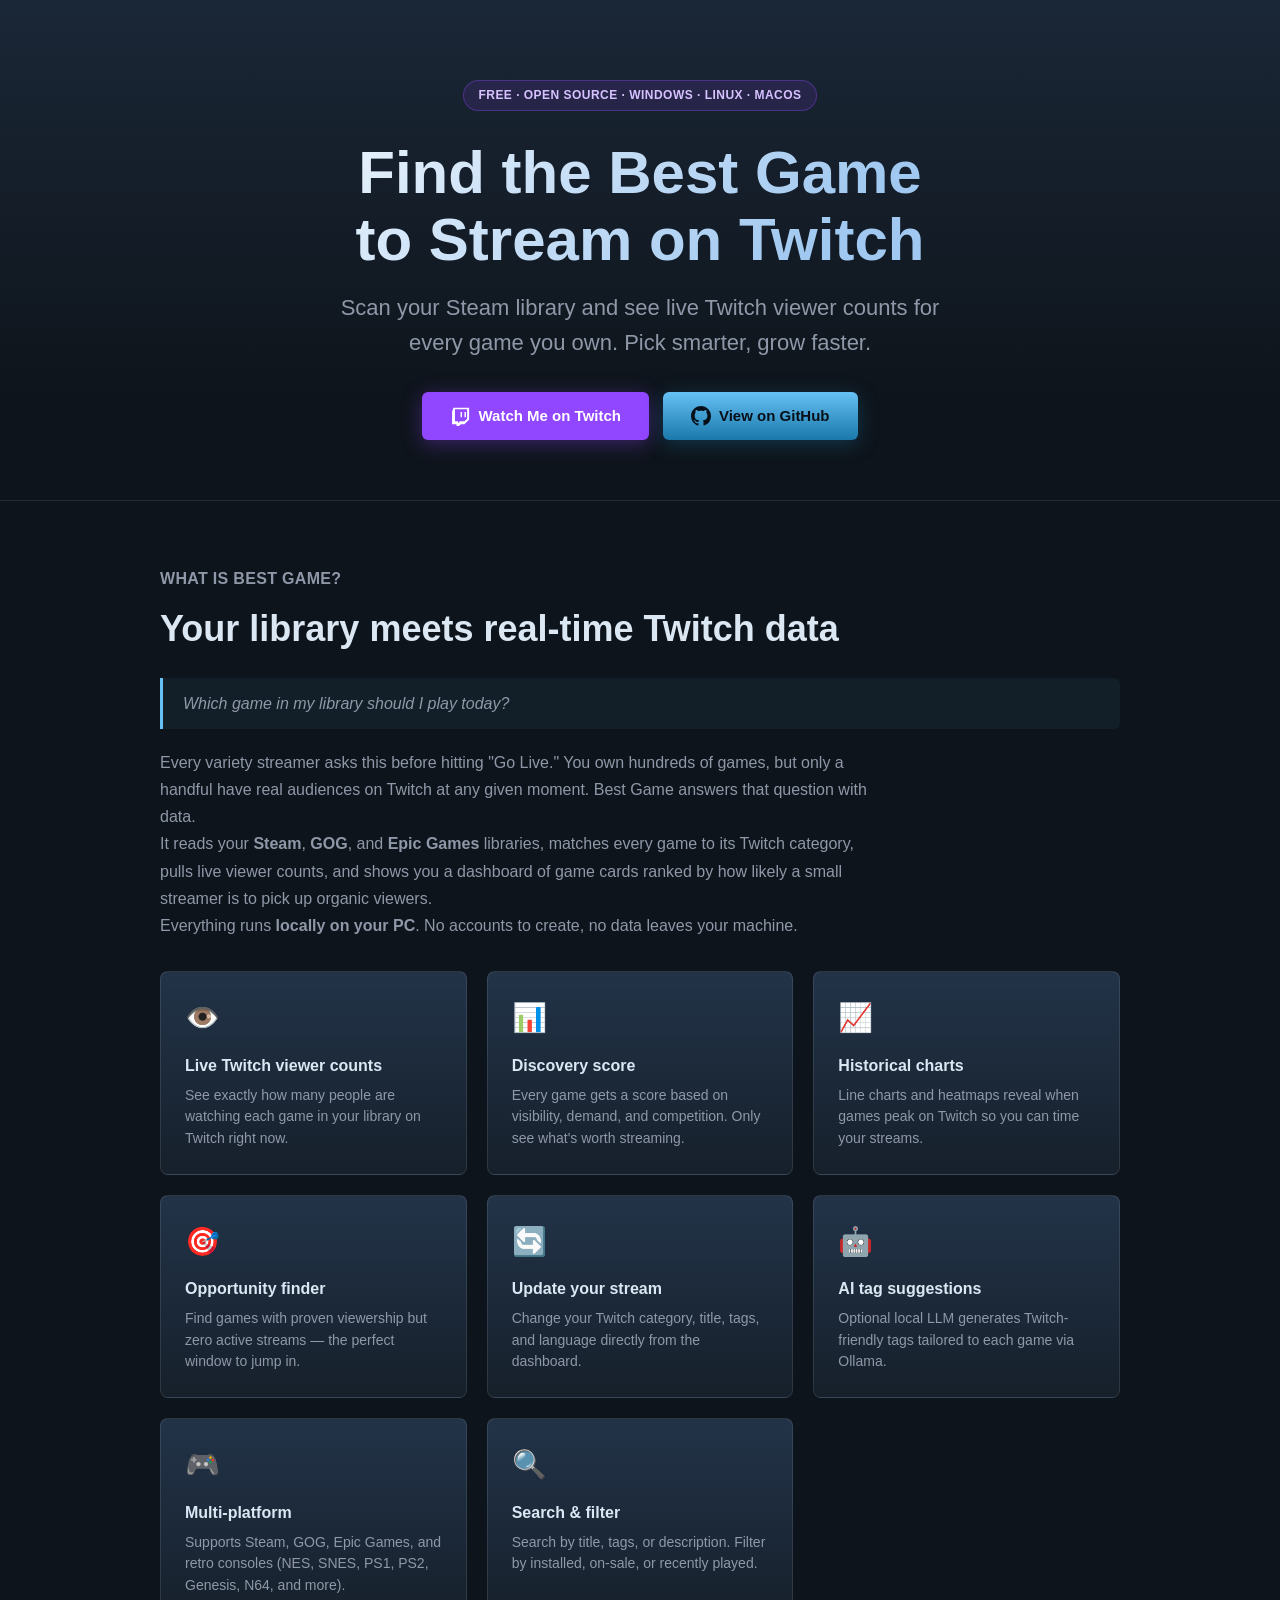
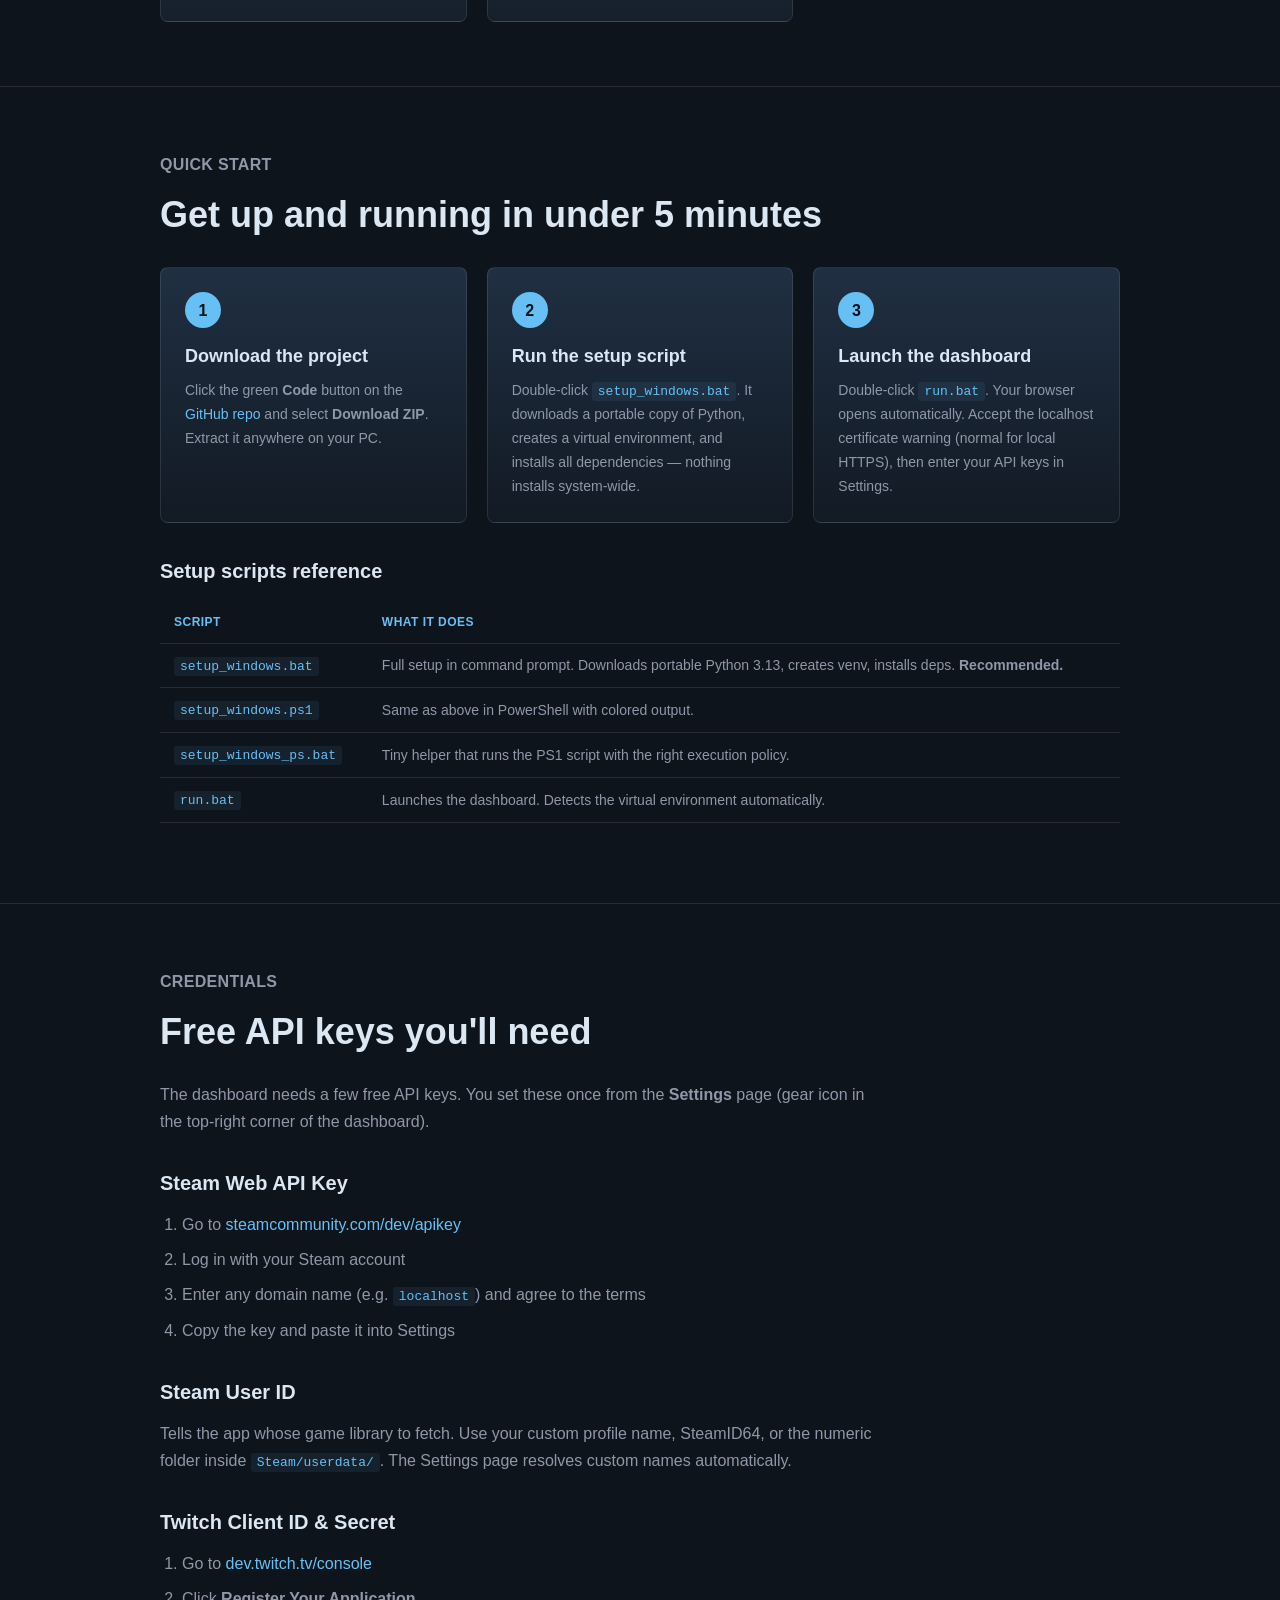
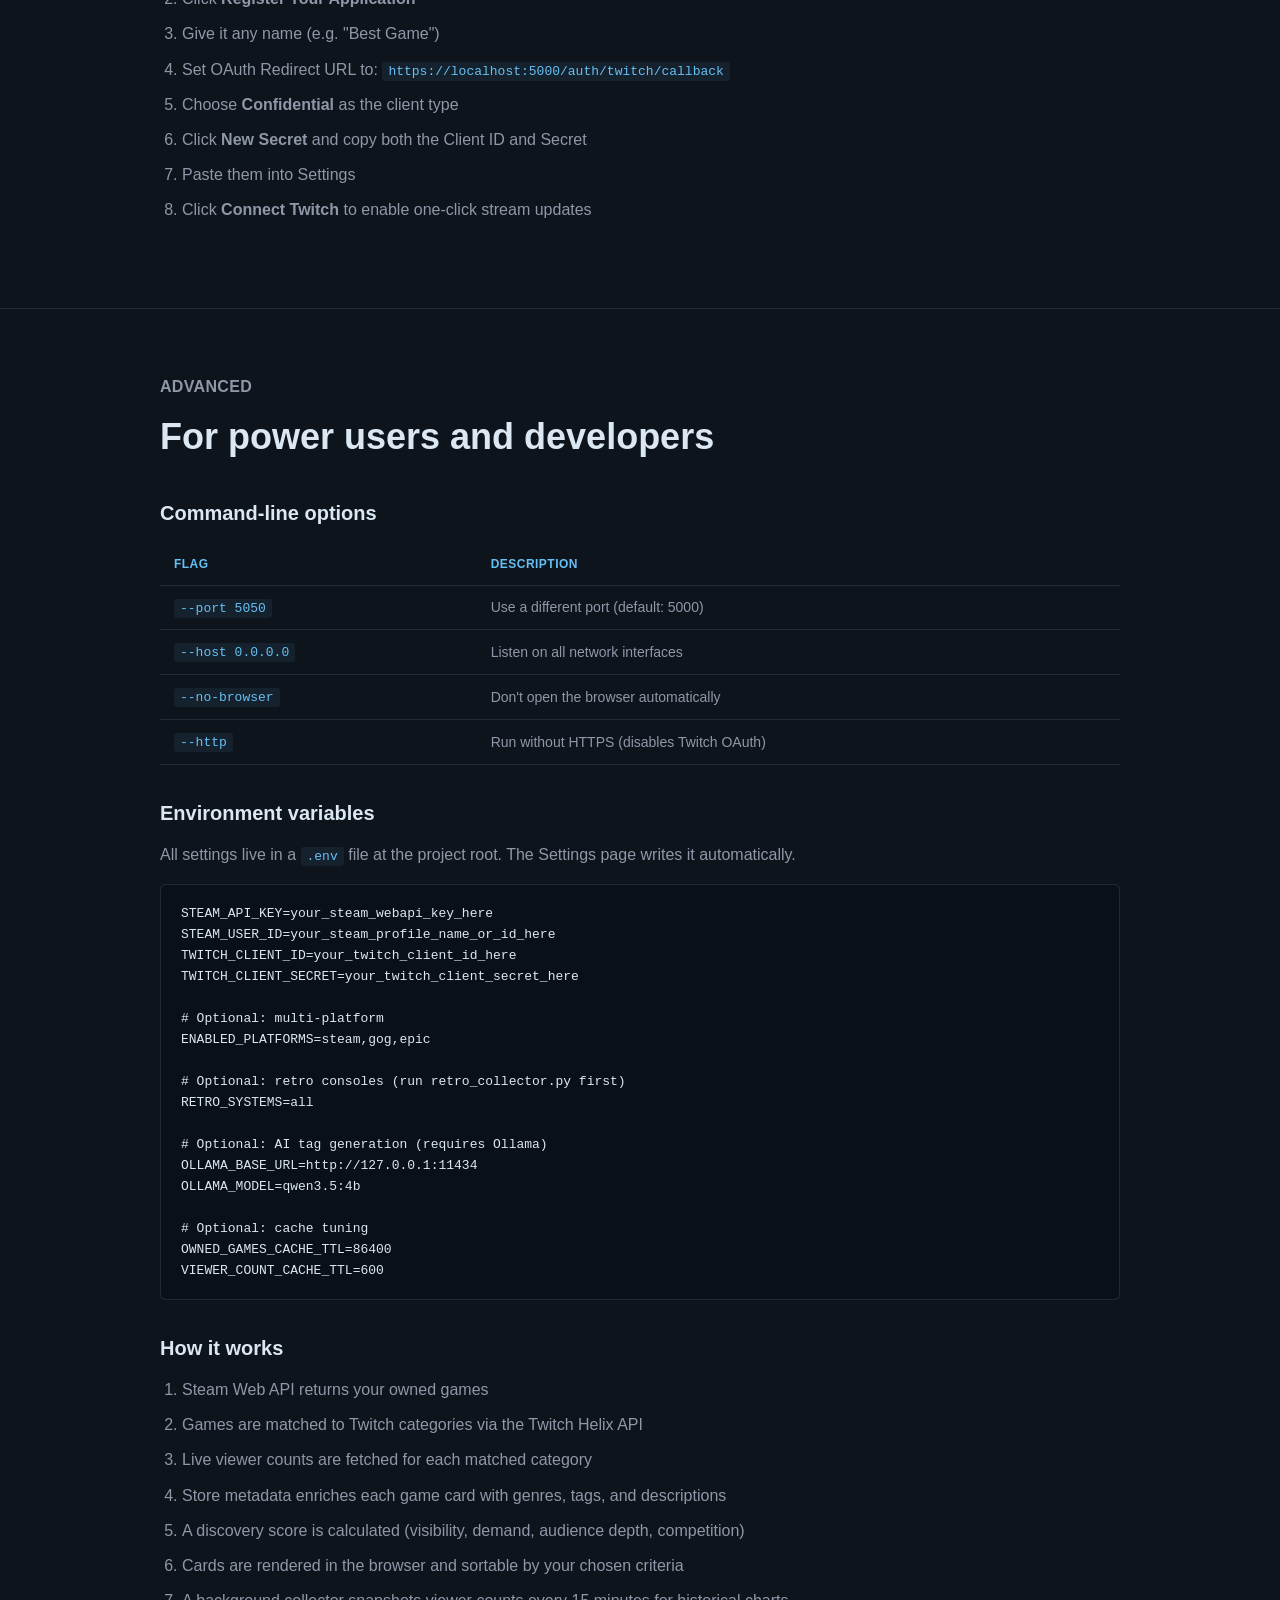
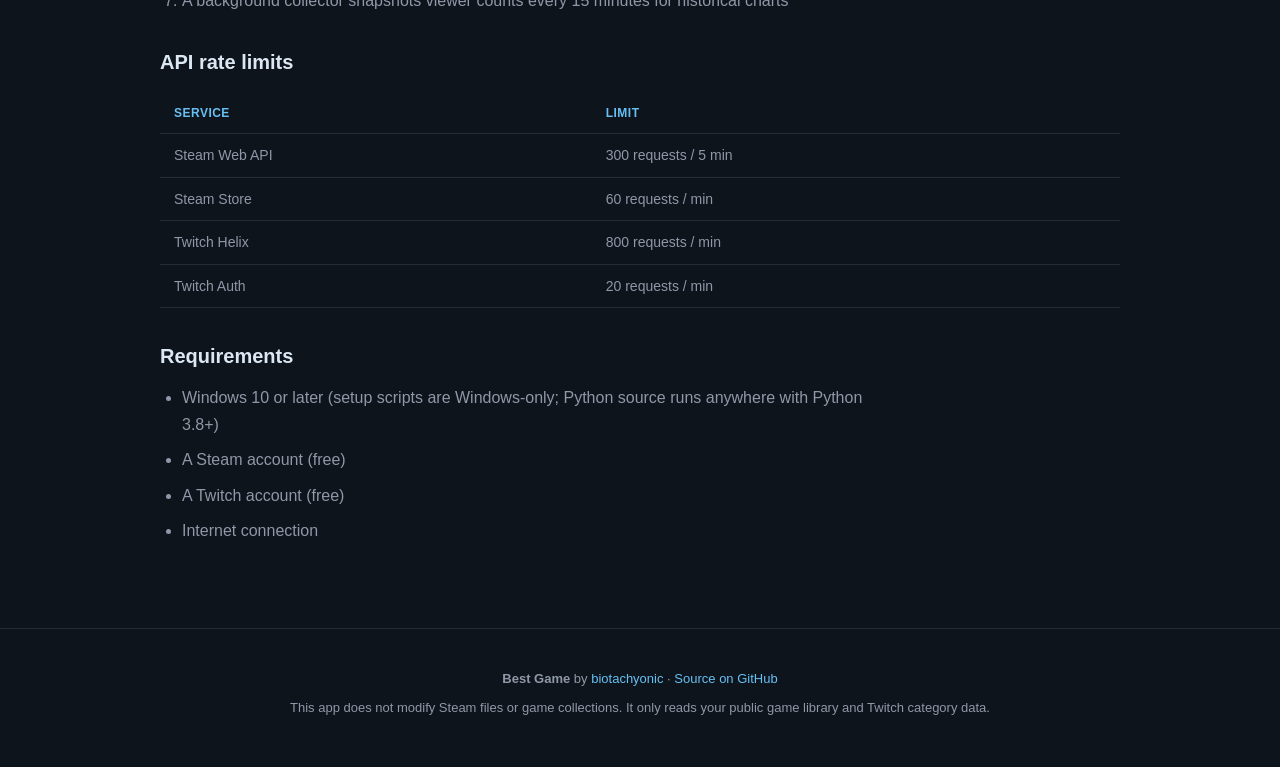
<file: docs/index.html>
<!doctype html>
<html lang="en">
<head>
<meta charset="utf-8">
<meta name="viewport" content="width=device-width, initial-scale=1">
<title>Best Game — Find What to Stream on Twitch | Steam Library Twitch Viewer Dashboard</title>
<meta name="description" content="Stop guessing what game to stream. Best Game scans your Steam, GOG, and Epic libraries and shows live Twitch viewer counts for every game you own. Find the best game to stream on Twitch right now with real-time viewer data, discovery scores, and historical charts.">
<meta name="keywords" content="best game to stream on Twitch, what game should I stream, Twitch viewer counts, Steam library Twitch dashboard, game streaming analytics, Twitch game discovery, stream game picker, Twitch category viewer counts, variety streamer tool, find viewers on Twitch">
<meta name="author" content="biotachyonic">
<meta name="robots" content="index, follow">
<link rel="canonical" href="https://blakelinkd.github.io/best_game/">
<meta property="og:title" content="Best Game — Find What to Stream on Twitch">
<meta property="og:description" content="Scan your Steam library and see which of your games have live Twitch viewers right now. The smarter way to pick your next stream game.">
<meta property="og:type" content="website">
<meta property="og:url" content="https://blakelinkd.github.io/best_game/">
<meta property="og:image" content="https://blakelinkd.github.io/best_game/og-image.png">
<meta name="twitter:card" content="summary_large_image">
<meta name="twitter:title" content="Best Game — Find What to Stream on Twitch">
<meta name="twitter:description" content="Scan your Steam library and see which games have live Twitch viewers. Pick the best game to stream, every time.">
<style>
  :root {
    color-scheme: dark;
    --bg: #0e141b;
    --panel: #16202b;
    --panel-strong: #1b2838;
    --panel-soft: #223348;
    --text: #dbe7f3;
    --muted: #8f98a8;
    --accent: #66c0f4;
    --accent-strong: #1a9fff;
    --green: #8bc53f;
    --line: rgba(255,255,255,0.1);
    --shadow: rgba(0,0,0,0.35);
    --twitch: #9146FF;
  }

  *, *::before, *::after { box-sizing: border-box; margin: 0; padding: 0; }

  html { scroll-behavior: smooth; }

  body {
    font-family: Arial, Helvetica, sans-serif;
    background: linear-gradient(180deg, rgba(27,40,56,0.96), rgba(14,20,27,1) 400px), var(--bg);
    color: var(--text);
    min-height: 100vh;
    line-height: 1.6;
  }

  a { color: var(--accent); text-decoration: none; }
  a:hover { color: #fff; }

  .wrap {
    width: min(960px, calc(100% - 40px));
    margin: 0 auto;
  }

  /* ── Hero ───────────────────────────────── */

  .hero {
    text-align: center;
    padding: 80px 0 60px;
    border-bottom: 1px solid var(--line);
  }

  .hero__badge {
    display: inline-block;
    padding: 5px 14px;
    border: 1px solid rgba(145,70,255,0.35);
    border-radius: 999px;
    background: rgba(145,70,255,0.12);
    color: #d7c2ff;
    font-size: 12px;
    font-weight: 600;
    text-transform: uppercase;
    letter-spacing: 0.04em;
    margin-bottom: 28px;
  }

  .hero h1 {
    font-size: clamp(36px, 8vw, 60px);
    font-weight: 800;
    line-height: 1.12;
    margin-bottom: 16px;
    background: linear-gradient(135deg, #ffffff 0%, #a0c8f0 70%);
    -webkit-background-clip: text;
    -webkit-text-fill-color: transparent;
    background-clip: text;
  }

  .hero__subtitle {
    font-size: clamp(17px, 3vw, 22px);
    color: var(--muted);
    max-width: 620px;
    margin: 0 auto 32px;
  }

  .hero__actions {
    display: flex;
    gap: 14px;
    justify-content: center;
    flex-wrap: wrap;
  }

  .btn {
    display: inline-flex;
    align-items: center;
    gap: 8px;
    height: 48px;
    padding: 0 28px;
    border-radius: 6px;
    font-size: 15px;
    font-weight: 700;
    text-decoration: none;
    transition: transform 120ms ease, filter 120ms ease, box-shadow 120ms ease;
  }
  .btn:hover { transform: translateY(-2px); }

  .btn--twitch {
    background: var(--twitch);
    color: #fff;
    box-shadow: 0 4px 20px rgba(145,70,255,0.35);
  }
  .btn--twitch:hover { filter: brightness(1.1); color: #fff; box-shadow: 0 6px 28px rgba(145,70,255,0.5); }

  .btn--github {
    background: linear-gradient(180deg, #66c0f4, #1a78aa);
    color: #071019;
    box-shadow: 0 4px 20px rgba(26,120,170,0.35);
  }
  .btn--github:hover { filter: brightness(1.1); box-shadow: 0 6px 28px rgba(26,120,170,0.5); }

  .btn svg { width: 20px; height: 20px; flex-shrink: 0; }

  /* ── Section ────────────────────────────── */

  .section {
    padding: 64px 0;
    border-bottom: 1px solid var(--line);
  }
  .section:last-of-type { border-bottom: 0; }

  .section__label {
    display: inline-block;
    color: var(--accent);
    font-size: 13px;
    font-weight: 700;
    text-transform: uppercase;
    letter-spacing: 0.02em;
    margin-bottom: 8px;
  }

  .section h2 {
    font-size: clamp(24px, 5vw, 36px);
    font-weight: 700;
    margin-bottom: 20px;
  }

  .section h3 {
    font-size: 20px;
    font-weight: 700;
    margin: 32px 0 12px;
  }

  .section h3:first-child { margin-top: 0; }

  .section p, .section li {
    color: var(--muted);
    font-size: 16px;
    line-height: 1.7;
    max-width: 720px;
  }

  .section li { margin-bottom: 8px; }
  .section ul, .section ol { padding-left: 22px; margin-bottom: 20px; }

  /* ── Feature grid ───────────────────────── */

  .features {
    display: grid;
    grid-template-columns: repeat(auto-fill, minmax(260px, 1fr));
    gap: 20px;
    margin-top: 32px;
  }

  .feature {
    border: 1px solid var(--line);
    border-radius: 8px;
    background: linear-gradient(180deg, var(--panel-soft), var(--panel));
    padding: 24px;
    transition: border-color 140ms ease, transform 140ms ease;
  }
  .feature:hover {
    border-color: rgba(102,192,244,0.35);
    transform: translateY(-2px);
  }

  .feature__icon {
    font-size: 28px;
    margin-bottom: 12px;
    display: block;
  }

  .feature h4 {
    font-size: 16px;
    font-weight: 700;
    margin-bottom: 6px;
  }

  .feature p {
    font-size: 14px;
    color: var(--muted);
    line-height: 1.55;
  }

  /* ── Steps ──────────────────────────────── */

  .steps {
    display: grid;
    grid-template-columns: repeat(auto-fill, minmax(280px, 1fr));
    gap: 20px;
    margin-top: 24px;
  }

  .step {
    border: 1px solid var(--line);
    border-radius: 8px;
    background: linear-gradient(180deg, #202f42, #121a24);
    padding: 24px;
    position: relative;
  }

  .step__num {
    display: inline-flex;
    align-items: center;
    justify-content: center;
    width: 36px;
    height: 36px;
    border-radius: 50%;
    background: var(--accent);
    color: #071019;
    font-size: 16px;
    font-weight: 800;
    margin-bottom: 14px;
  }

  .step h4 {
    font-size: 18px;
    font-weight: 700;
    margin-bottom: 8px;
  }

  .step p {
    font-size: 14px;
    color: var(--muted);
  }

  /* ── Code block ─────────────────────────── */

  pre {
    border: 1px solid var(--line);
    border-radius: 6px;
    background: #0a1018;
    padding: 18px 20px;
    overflow-x: auto;
    margin: 16px 0;
    font-family: 'Consolas', 'Monaco', 'Courier New', monospace;
    font-size: 14px;
    line-height: 1.5;
  }

  code {
    color: var(--accent);
    font-family: 'Consolas', 'Monaco', 'Courier New', monospace;
    font-size: 13px;
    background: rgba(102,192,244,0.08);
    padding: 2px 6px;
    border-radius: 3px;
  }

  pre code {
    color: var(--text);
    background: none;
    padding: 0;
  }

  /* ── Table ──────────────────────────────── */

  table {
    width: 100%;
    border-collapse: collapse;
    margin: 16px 0;
    font-size: 14px;
  }

  th, td {
    text-align: left;
    padding: 10px 14px;
    border-bottom: 1px solid var(--line);
  }

  th {
    color: var(--accent);
    font-weight: 700;
    font-size: 12px;
    text-transform: uppercase;
    letter-spacing: 0.04em;
  }

  td { color: var(--muted); }

  /* ── Quote block ────────────────────────── */

  blockquote {
    border-left: 3px solid var(--accent);
    margin: 20px 0;
    padding: 12px 20px;
    background: rgba(102,192,244,0.06);
    border-radius: 0 6px 6px 0;
  }

  blockquote p {
    color: var(--text);
    font-size: 18px;
    font-style: italic;
  }

  /* ── Footer ─────────────────────────────── */

  .footer {
    text-align: center;
    padding: 40px 0 48px;
    color: var(--muted);
    font-size: 13px;
    border-top: 1px solid var(--line);
  }

  .footer a { color: var(--accent); }

  /* ── Responsive ─────────────────────────── */

  @media (max-width: 640px) {
    .hero { padding: 48px 0 36px; }
    .hero h1 { font-size: 32px; }
    .section { padding: 40px 0; }
    .features { grid-template-columns: 1fr; }
    .steps { grid-template-columns: 1fr; }
  }
</style>
</head>
<body>

<!-- ═══════════════ HERO ═══════════════ -->

<header class="hero">
  <div class="wrap">
    <p class="hero__badge">Free · Open Source · Windows · Linux · macOS</p>
    <h1>Find the Best Game<br>to Stream on Twitch</h1>
    <p class="hero__subtitle">
      Scan your Steam library and see live Twitch viewer counts for every
      game you own. Pick smarter, grow faster.
    </p>
    <div class="hero__actions">
      <a class="btn btn--twitch" href="https://www.twitch.tv/biotachyonic" target="_blank" rel="noopener noreferrer">
        <svg viewBox="0 0 24 24" fill="currentColor"><path d="M4.265 2 2.5 6.706v15.235h5.294V24h2.97l2.353-2.06h4.235L22.94 16.06V2H4.265zm16.323 13.176-3.235 3.236h-5.294l-2.353 2.058v-2.058H5.94V3.765h14.647v11.411zM17.353 7.294h1.764v6.176h-1.764zm-4.706 0h1.765v6.176h-1.765z"/></svg>
        Watch Me on Twitch
      </a>
      <a class="btn btn--github" href="https://github.com/blakelinkd/best_game" target="_blank" rel="noopener noreferrer">
        <svg viewBox="0 0 24 24" fill="currentColor"><path d="M12 0C5.37 0 0 5.37 0 12c0 5.31 3.435 9.795 8.205 11.385.6.105.825-.255.825-.57 0-.285-.015-1.23-.015-2.235-3.015.555-3.795-.735-4.035-1.41-.135-.345-.72-1.41-1.23-1.695-.42-.225-1.02-.78-.015-.795.945-.015 1.62.87 1.845 1.23 1.08 1.815 2.805 1.305 3.495.99.105-.78.42-1.305.765-1.605-2.67-.3-5.46-1.335-5.46-5.925 0-1.305.465-2.385 1.23-3.225-.12-.3-.54-1.53.12-3.18 0 0 1.005-.315 3.3 1.23.96-.27 1.98-.405 3-.405s2.04.135 3 .405c2.295-1.56 3.3-1.23 3.3-1.23.66 1.65.24 2.88.12 3.18.765.84 1.23 1.905 1.23 3.225 0 4.605-2.805 5.625-5.475 5.925.435.375.81 1.095.81 2.22 0 1.605-.015 2.895-.015 3.3 0 .315.225.69.825.57A12.02 12.02 0 0024 12c0-6.63-5.37-12-12-12z"/></svg>
        View on GitHub
      </a>
    </div>
  </div>
</header>

<!-- ═══════════════ WHAT IS IT ═══════════════ -->

<section class="section" id="what-is">
  <div class="wrap">
    <p class="section__label">What is Best Game?</p>
    <h2>Your library meets real-time Twitch data</h2>

    <blockquote>
      <p>Which game in my library should I play today?</p>
    </blockquote>

    <p>
      Every variety streamer asks this before hitting "Go Live." You own
      hundreds of games, but only a handful have real audiences on Twitch at
      any given moment. Best Game answers that question with data.
    </p>

    <p>
      It reads your <strong>Steam</strong>, <strong>GOG</strong>, and
      <strong>Epic Games</strong> libraries, matches every game to its Twitch
      category, pulls live viewer counts, and shows you a dashboard of game
      cards ranked by how likely a small streamer is to pick up organic
      viewers.
    </p>

    <p>
      Everything runs <strong>locally on your PC</strong>. No accounts to
      create, no data leaves your machine.
    </p>

    <div class="features">
      <div class="feature">
        <span class="feature__icon">👁️</span>
        <h4>Live Twitch viewer counts</h4>
        <p>See exactly how many people are watching each game in your library on Twitch right now.</p>
      </div>
      <div class="feature">
        <span class="feature__icon">📊</span>
        <h4>Discovery score</h4>
        <p>Every game gets a score based on visibility, demand, and competition. Only see what's worth streaming.</p>
      </div>
      <div class="feature">
        <span class="feature__icon">📈</span>
        <h4>Historical charts</h4>
        <p>Line charts and heatmaps reveal when games peak on Twitch so you can time your streams.</p>
      </div>
      <div class="feature">
        <span class="feature__icon">🎯</span>
        <h4>Opportunity finder</h4>
        <p>Find games with proven viewership but zero active streams — the perfect window to jump in.</p>
      </div>
      <div class="feature">
        <span class="feature__icon">🔄</span>
        <h4>Update your stream</h4>
        <p>Change your Twitch category, title, tags, and language directly from the dashboard.</p>
      </div>
      <div class="feature">
        <span class="feature__icon">🤖</span>
        <h4>AI tag suggestions</h4>
        <p>Optional local LLM generates Twitch-friendly tags tailored to each game via Ollama.</p>
      </div>
      <div class="feature">
        <span class="feature__icon">🎮</span>
        <h4>Multi-platform</h4>
        <p>Supports Steam, GOG, Epic Games, and retro consoles (NES, SNES, PS1, PS2, Genesis, N64, and more).</p>
      </div>
      <div class="feature">
        <span class="feature__icon">🔍</span>
        <h4>Search &amp; filter</h4>
        <p>Search by title, tags, or description. Filter by installed, on-sale, or recently played.</p>
      </div>
    </div>
  </div>
</section>

<!-- ═══════════════ QUICK START ═══════════════ -->

<section class="section" id="quickstart">
  <div class="wrap">
    <p class="section__label">Quick Start</p>
    <h2>Get up and running in under 5 minutes</h2>

    <div class="steps">
      <div class="step">
        <span class="step__num">1</span>
        <h4>Download the project</h4>
        <p>Click the green <strong>Code</strong> button on the <a href="https://github.com/blakelinkd/best_game">GitHub repo</a> and select <strong>Download ZIP</strong>. Extract it anywhere on your PC.</p>
      </div>
      <div class="step">
        <span class="step__num">2</span>
        <h4>Run the setup script</h4>
        <p>Double-click <code>setup_windows.bat</code>. It downloads a portable copy of Python, creates a virtual environment, and installs all dependencies — nothing installs system-wide.</p>
      </div>
      <div class="step">
        <span class="step__num">3</span>
        <h4>Launch the dashboard</h4>
        <p>Double-click <code>run.bat</code>. Your browser opens automatically. Accept the localhost certificate warning (normal for local HTTPS), then enter your API keys in Settings.</p>
      </div>
    </div>

    <h3>Setup scripts reference</h3>
    <table>
      <thead>
        <tr><th>Script</th><th>What it does</th></tr>
      </thead>
      <tbody>
        <tr><td><code>setup_windows.bat</code></td><td>Full setup in command prompt. Downloads portable Python 3.13, creates venv, installs deps. <strong>Recommended.</strong></td></tr>
        <tr><td><code>setup_windows.ps1</code></td><td>Same as above in PowerShell with colored output.</td></tr>
        <tr><td><code>setup_windows_ps.bat</code></td><td>Tiny helper that runs the PS1 script with the right execution policy.</td></tr>
        <tr><td><code>run.bat</code></td><td>Launches the dashboard. Detects the virtual environment automatically.</td></tr>
      </tbody>
    </table>
  </div>
</section>

<!-- ═══════════════ CREDENTIALS ═══════════════ -->

<section class="section" id="credentials">
  <div class="wrap">
    <p class="section__label">Credentials</p>
    <h2>Free API keys you'll need</h2>
    <p>
      The dashboard needs a few free API keys. You set these once from the
      <strong>Settings</strong> page (gear icon in the top-right corner of
      the dashboard).
    </p>

    <h3>Steam Web API Key</h3>
    <ol>
      <li>Go to <a href="https://steamcommunity.com/dev/apikey" target="_blank" rel="noopener">steamcommunity.com/dev/apikey</a></li>
      <li>Log in with your Steam account</li>
      <li>Enter any domain name (e.g. <code>localhost</code>) and agree to the terms</li>
      <li>Copy the key and paste it into Settings</li>
    </ol>

    <h3>Steam User ID</h3>
    <p>
      Tells the app whose game library to fetch. Use your custom profile
      name, SteamID64, or the numeric folder inside <code>Steam/userdata/</code>.
      The Settings page resolves custom names automatically.
    </p>

    <h3>Twitch Client ID &amp; Secret</h3>
    <ol>
      <li>Go to <a href="https://dev.twitch.tv/console" target="_blank" rel="noopener">dev.twitch.tv/console</a></li>
      <li>Click <strong>Register Your Application</strong></li>
      <li>Give it any name (e.g. "Best Game")</li>
      <li>Set OAuth Redirect URL to: <code>https://localhost:5000/auth/twitch/callback</code></li>
      <li>Choose <strong>Confidential</strong> as the client type</li>
      <li>Click <strong>New Secret</strong> and copy both the Client ID and Secret</li>
      <li>Paste them into Settings</li>
      <li>Click <strong>Connect Twitch</strong> to enable one-click stream updates</li>
    </ol>
  </div>
</section>

<!-- ═══════════════ ADVANCED ═══════════════ -->

<section class="section" id="advanced">
  <div class="wrap">
    <p class="section__label">Advanced</p>
    <h2>For power users and developers</h2>

    <h3>Command-line options</h3>
    <table>
      <thead><tr><th>Flag</th><th>Description</th></tr></thead>
      <tbody>
        <tr><td><code>--port 5050</code></td><td>Use a different port (default: 5000)</td></tr>
        <tr><td><code>--host 0.0.0.0</code></td><td>Listen on all network interfaces</td></tr>
        <tr><td><code>--no-browser</code></td><td>Don't open the browser automatically</td></tr>
        <tr><td><code>--http</code></td><td>Run without HTTPS (disables Twitch OAuth)</td></tr>
      </tbody>
    </table>

    <h3>Environment variables</h3>
    <p>All settings live in a <code>.env</code> file at the project root. The Settings page writes it automatically.</p>

    <pre><code>STEAM_API_KEY=your_steam_webapi_key_here
STEAM_USER_ID=your_steam_profile_name_or_id_here
TWITCH_CLIENT_ID=your_twitch_client_id_here
TWITCH_CLIENT_SECRET=your_twitch_client_secret_here

# Optional: multi-platform
ENABLED_PLATFORMS=steam,gog,epic

# Optional: retro consoles (run retro_collector.py first)
RETRO_SYSTEMS=all

# Optional: AI tag generation (requires Ollama)
OLLAMA_BASE_URL=http://127.0.0.1:11434
OLLAMA_MODEL=qwen3.5:4b

# Optional: cache tuning
OWNED_GAMES_CACHE_TTL=86400
VIEWER_COUNT_CACHE_TTL=600</code></pre>

    <h3>How it works</h3>
    <ol>
      <li>Steam Web API returns your owned games</li>
      <li>Games are matched to Twitch categories via the Twitch Helix API</li>
      <li>Live viewer counts are fetched for each matched category</li>
      <li>Store metadata enriches each game card with genres, tags, and descriptions</li>
      <li>A discovery score is calculated (visibility, demand, audience depth, competition)</li>
      <li>Cards are rendered in the browser and sortable by your chosen criteria</li>
      <li>A background collector snapshots viewer counts every 15 minutes for historical charts</li>
    </ol>

    <h3>API rate limits</h3>
    <table>
      <thead><tr><th>Service</th><th>Limit</th></tr></thead>
      <tbody>
        <tr><td>Steam Web API</td><td>300 requests / 5 min</td></tr>
        <tr><td>Steam Store</td><td>60 requests / min</td></tr>
        <tr><td>Twitch Helix</td><td>800 requests / min</td></tr>
        <tr><td>Twitch Auth</td><td>20 requests / min</td></tr>
      </tbody>
    </table>

    <h3>Requirements</h3>
    <ul>
      <li>Windows 10 or later (setup scripts are Windows-only; Python source runs anywhere with Python 3.8+)</li>
      <li>A Steam account (free)</li>
      <li>A Twitch account (free)</li>
      <li>Internet connection</li>
    </ul>
  </div>
</section>

<!-- ═══════════════ FOOTER ═══════════════ -->

<footer class="footer">
  <div class="wrap">
    <p>
      <strong>Best Game</strong> by
      <a href="https://www.twitch.tv/biotachyonic" target="_blank" rel="noopener noreferrer">biotachyonic</a>
      &middot;
      <a href="https://github.com/blakelinkd/best_game" target="_blank" rel="noopener noreferrer">Source on GitHub</a>
    </p>
    <p style="margin-top:8px;">
      This app does not modify Steam files or game collections. It only reads
      your public game library and Twitch category data.
    </p>
  </div>
</footer>

</body>
</html>
</file>
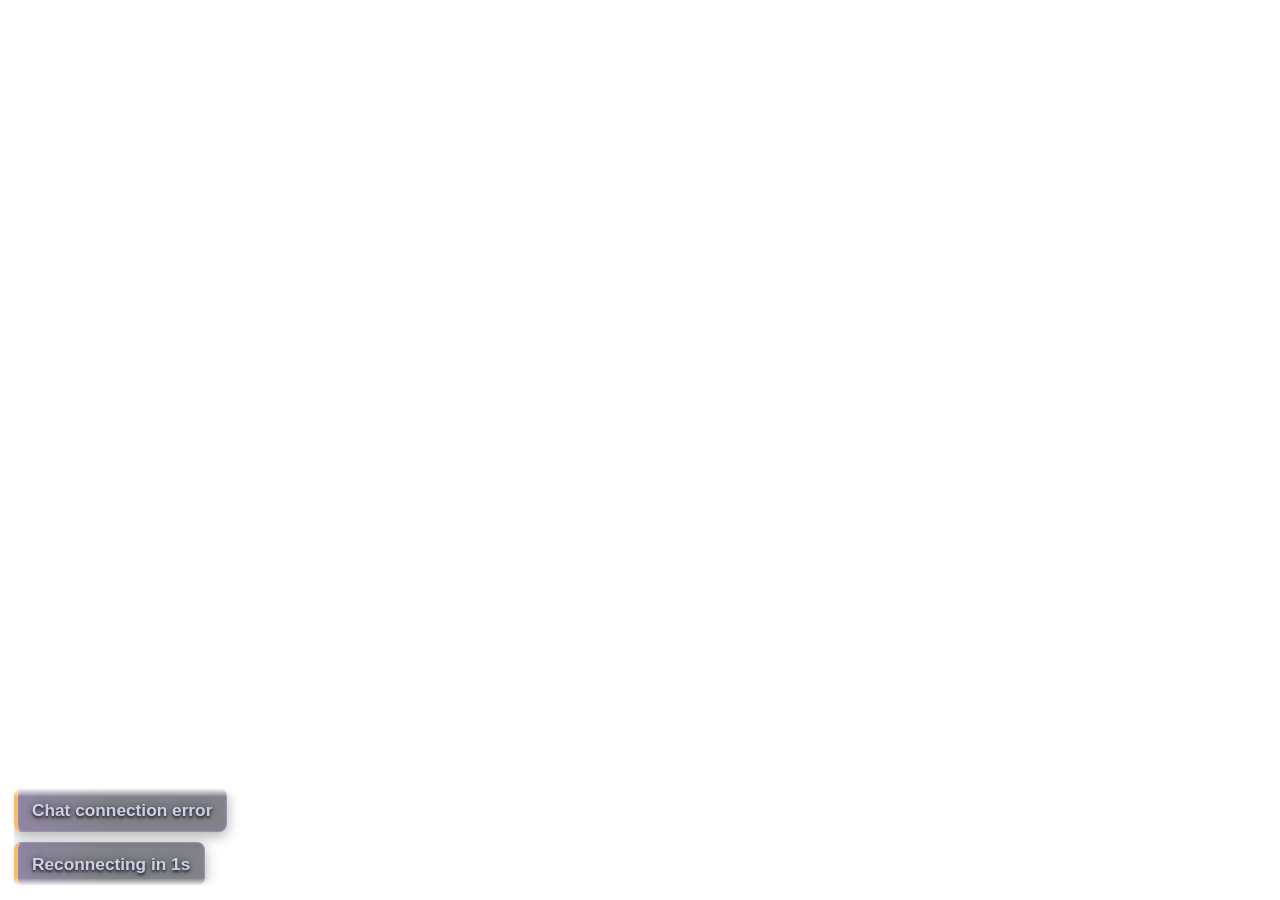
<file: obs-twitch-chat-alert.html>
<!doctype html>
<html lang="en">
<head>
  <meta charset="utf-8">
  <meta name="viewport" content="width=device-width, initial-scale=1">
  <title>OBS Twitch Chat Alert</title>
  <style>
    :root {
      --bg: rgba(40, 42, 54, 0.58);
      --bg-strong: rgba(40, 42, 54, 0.84);
      --border: rgba(189, 147, 249, 0.42);
      --text: #f8f8f2;
      --muted: #cfcfe8;
      --purple: #bd93f9;
      --pink: #ff79c6;
      --cyan: #8be9fd;
      --green: #50fa7b;
      --yellow: #f1fa8c;
      --orange: #ffb86c;
      --red: #ff5555;
      --shadow: rgba(0, 0, 0, 0.72);
      --radius: 8px;
      --font-size: clamp(18px, 2.15vw, 32px);
      --line-height: 1.28;
    }

    * {
      box-sizing: border-box;
    }

    html,
    body {
      width: 100%;
      height: 100%;
      margin: 0;
      overflow: hidden;
      background: transparent;
      color: var(--text);
      font-family: Inter, "Segoe UI", Roboto, Helvetica, Arial, sans-serif;
    }

    body {
      display: flex;
      align-items: flex-end;
      justify-content: flex-start;
      padding: clamp(6px, 1.2vw, 14px);
    }

    #chat {
      width: min(100%, 620px);
      max-height: 100vh;
      display: flex;
      flex-direction: column;
      justify-content: flex-end;
      gap: clamp(6px, 0.8vw, 10px);
      mask-image: linear-gradient(
        to bottom,
        transparent 0,
        black 9%,
        black 92%,
        transparent 100%
      );
    }

    .message,
    .status {
      width: fit-content;
      max-width: 100%;
      padding: clamp(6px, 0.85vw, 10px) clamp(9px, 1.2vw, 14px);
      border: 1px solid var(--border);
      border-left: 4px solid var(--purple);
      border-radius: var(--radius);
      background:
        linear-gradient(90deg, rgba(189, 147, 249, 0.22), transparent 42%),
        var(--bg);
      color: var(--text);
      font-size: var(--font-size);
      line-height: var(--line-height);
      font-weight: 800;
      overflow-wrap: anywhere;
      word-break: normal;
      text-shadow:
        0 2px 3px var(--shadow),
        0 0 8px rgba(0, 0, 0, 0.55);
      backdrop-filter: blur(3px) saturate(1.15);
      box-shadow:
        0 4px 14px rgba(0, 0, 0, 0.32),
        inset 0 0 0 1px rgba(248, 248, 242, 0.04);
      animation: pop 160ms ease-out both;
    }

    .message.alert {
      border-left-color: var(--pink);
      background:
        linear-gradient(90deg, rgba(255, 121, 198, 0.28), transparent 48%),
        var(--bg-strong);
    }

    .status {
      color: var(--muted);
      border-left-color: var(--orange);
      font-size: clamp(13px, 1.35vw, 18px);
      font-weight: 750;
      opacity: 0.92;
    }

    .name {
      color: var(--cyan);
      font-weight: 950;
      text-shadow:
        0 2px 3px var(--shadow),
        0 0 8px rgba(139, 233, 253, 0.45);
    }

    .colon {
      color: var(--muted);
      margin-right: 0.18em;
    }

    .body {
      color: var(--text);
    }

    .mention {
      color: #282a36;
      background: var(--yellow);
      border-radius: 5px;
      padding: 0.03em 0.22em;
      font-weight: 950;
      text-shadow: none;
    }

    .emote {
      width: calc(var(--font-size) * 1.45);
      height: calc(var(--font-size) * 1.45);
      max-width: 52px;
      max-height: 52px;
      vertical-align: middle;
      filter:
        drop-shadow(0 2px 2px rgba(0, 0, 0, 0.9))
        drop-shadow(0 0 4px rgba(189, 147, 249, 0.38));
    }

    @keyframes pop {
      from {
        opacity: 0;
        transform: translateY(8px) scale(0.985);
      }
      to {
        opacity: 1;
        transform: translateY(0) scale(1);
      }
    }

    @media (max-width: 420px) {
      :root {
        --font-size: clamp(16px, 4.8vw, 22px);
      }

      body {
        padding: 6px;
      }
    }
  </style>
</head>
<body>
  <main id="chat" aria-live="polite"></main>

  <script>
    const CONFIG = {
      channel: "biotachyonic",
      maxMessages: 18,
      soundEnabled: true,
      soundVolume: 0.55,
      soundCooldownMs: 450,
      reconnectBaseMs: 1200,
      reconnectMaxMs: 15000,
      showConnectionStatus: true,
      highlightMentionsOf: ["biotachyonic"]
    };

    const chatEl = document.getElementById("chat");
    const colorPool = [
      "#8be9fd",
      "#50fa7b",
      "#ff79c6",
      "#bd93f9",
      "#f1fa8c",
      "#ffb86c",
      "#ff5555"
    ];

    let ws = null;
    let reconnectAttempt = 0;
    let lastSoundAt = 0;
    let audioCtx = null;
    const seenIds = new Set();

    function connect() {
      ws = new WebSocket("wss://irc-ws.chat.twitch.tv:443");

      ws.addEventListener("open", () => {
        reconnectAttempt = 0;
        const nick = "justinfan" + Math.floor(10000 + Math.random() * 89999);
        send("CAP REQ :twitch.tv/tags twitch.tv/commands");
        send("PASS SCHMOOPIIE");
        send("NICK " + nick);
        send("JOIN #" + CONFIG.channel.toLowerCase());
        status("Connected to #" + CONFIG.channel);
      });

      ws.addEventListener("message", (event) => {
        String(event.data).split("\r\n").forEach(handleLine);
      });

      ws.addEventListener("close", scheduleReconnect);
      ws.addEventListener("error", () => {
        status("Chat connection error");
        try {
          ws.close();
        } catch (error) {
          scheduleReconnect();
        }
      });
    }

    function scheduleReconnect() {
      const delay = Math.min(
        CONFIG.reconnectMaxMs,
        CONFIG.reconnectBaseMs * Math.pow(1.7, reconnectAttempt++)
      );
      status("Reconnecting in " + Math.round(delay / 1000) + "s");
      setTimeout(connect, delay);
    }

    function send(message) {
      if (ws && ws.readyState === WebSocket.OPEN) {
        ws.send(message + "\r\n");
      }
    }

    function handleLine(line) {
      if (!line) {
        return;
      }

      if (line.startsWith("PING")) {
        send("PONG :tmi.twitch.tv");
        return;
      }

      const parsed = parseIrc(line);
      if (!parsed || parsed.command !== "PRIVMSG") {
        return;
      }

      const stableId = parsed.tags["source-id"] || parsed.tags.id || line;
      if (seenIds.has(stableId)) {
        return;
      }
      seenIds.add(stableId);
      if (seenIds.size > 250) {
        seenIds.delete(seenIds.values().next().value);
      }

      addMessage({
        user: parsed.tags["display-name"] || parsed.nick || "chat",
        color: parsed.tags.color || fallbackColor(parsed.nick || "chat"),
        text: parsed.trailing || "",
        emotes: parsed.tags.emotes || ""
      });
      playSound();
    }

    function parseIrc(line) {
      let rest = line;
      const tags = {};
      let prefix = "";
      let command = "";
      let trailing = "";

      if (rest[0] === "@") {
        const tagEnd = rest.indexOf(" ");
        const rawTags = rest.slice(1, tagEnd);
        rest = rest.slice(tagEnd + 1);
        rawTags.split(";").forEach((tag) => {
          const splitAt = tag.indexOf("=");
          const key = splitAt >= 0 ? tag.slice(0, splitAt) : tag;
          const value = splitAt >= 0 ? tag.slice(splitAt + 1) : "";
          tags[key] = decodeTag(value);
        });
      }

      if (rest[0] === ":") {
        const prefixEnd = rest.indexOf(" ");
        prefix = rest.slice(1, prefixEnd);
        rest = rest.slice(prefixEnd + 1);
      }

      const trailingAt = rest.indexOf(" :");
      if (trailingAt >= 0) {
        trailing = rest.slice(trailingAt + 2);
        rest = rest.slice(0, trailingAt);
      }

      const parts = rest.split(" ");
      command = parts[0];

      return {
        tags,
        prefix,
        command,
        params: parts.slice(1),
        trailing,
        nick: prefix.split("!")[0]
      };
    }

    function decodeTag(value) {
      return value
        .replace(/\\s/g, " ")
        .replace(/\\:/g, ";")
        .replace(/\\\\/g, "\\")
        .replace(/\\r/g, "\r")
        .replace(/\\n/g, "\n");
    }

    function addMessage(message) {
      const row = document.createElement("div");
      row.className = "message";
      row.append(nameNode(message.user, message.color));
      row.append(Object.assign(document.createElement("span"), {
        className: "colon",
        textContent: ": "
      }));

      const body = document.createElement("span");
      body.className = "body";
      renderBody(body, message.text, message.emotes);
      row.append(body);

      if (isAlert(message.text)) {
        row.classList.add("alert");
      }

      chatEl.append(row);
      trimMessages();
    }

    function nameNode(user, color) {
      const span = document.createElement("span");
      span.className = "name";
      span.textContent = user;
      span.style.color = color || fallbackColor(user);
      return span;
    }

    function renderBody(container, text, emotes) {
      const fragments = emoteFragments(text, emotes);
      if (!fragments.length) {
        appendTextWithMentions(container, text);
        return;
      }

      fragments.forEach((fragment) => {
        if (fragment.type === "text") {
          appendTextWithMentions(container, fragment.value);
          return;
        }

        const img = document.createElement("img");
        img.className = "emote";
        img.alt = fragment.value;
        img.src = "https://static-cdn.jtvnw.net/emoticons/v2/" +
          encodeURIComponent(fragment.id) + "/default/dark/2.0";
        container.append(img);
      });
    }

    function emoteFragments(text, emotes) {
      if (!emotes) {
        return [];
      }

      const ranges = [];
      emotes.split("/").forEach((entry) => {
        const [id, positions] = entry.split(":");
        if (!id || !positions) {
          return;
        }
        positions.split(",").forEach((position) => {
          const [start, end] = position.split("-").map(Number);
          if (Number.isFinite(start) && Number.isFinite(end)) {
            ranges.push({ id, start, end });
          }
        });
      });

      ranges.sort((a, b) => a.start - b.start);
      const fragments = [];
      let cursor = 0;
      ranges.forEach((range) => {
        if (range.start > cursor) {
          fragments.push({ type: "text", value: text.slice(cursor, range.start) });
        }
        fragments.push({
          type: "emote",
          id: range.id,
          value: text.slice(range.start, range.end + 1)
        });
        cursor = range.end + 1;
      });
      if (cursor < text.length) {
        fragments.push({ type: "text", value: text.slice(cursor) });
      }
      return fragments;
    }

    function appendTextWithMentions(container, text) {
      const words = text.split(/(\s+)/);
      words.forEach((word) => {
        const clean = word.replace(/^@/, "").toLowerCase();
        if (CONFIG.highlightMentionsOf.includes(clean)) {
          const span = document.createElement("span");
          span.className = "mention";
          span.textContent = word;
          container.append(span);
          return;
        }
        container.append(document.createTextNode(word));
      });
    }

    function playSound() {
      if (!CONFIG.soundEnabled) {
        return;
      }

      const now = Date.now();
      if (now - lastSoundAt < CONFIG.soundCooldownMs) {
        return;
      }
      lastSoundAt = now;

      audioCtx = audioCtx || new (window.AudioContext || window.webkitAudioContext)();
      if (audioCtx.state === "suspended") {
        audioCtx.resume();
      }

      const start = audioCtx.currentTime;
      const gain = audioCtx.createGain();
      const oscA = audioCtx.createOscillator();
      const oscB = audioCtx.createOscillator();

      oscA.type = "sine";
      oscB.type = "triangle";
      oscA.frequency.setValueAtTime(880, start);
      oscA.frequency.exponentialRampToValueAtTime(1320, start + 0.055);
      oscB.frequency.setValueAtTime(1760, start);

      gain.gain.setValueAtTime(0.0001, start);
      gain.gain.exponentialRampToValueAtTime(CONFIG.soundVolume, start + 0.012);
      gain.gain.exponentialRampToValueAtTime(0.0001, start + 0.16);

      oscA.connect(gain);
      oscB.connect(gain);
      gain.connect(audioCtx.destination);
      oscA.start(start);
      oscB.start(start + 0.035);
      oscA.stop(start + 0.17);
      oscB.stop(start + 0.14);
    }

    function status(text) {
      if (!CONFIG.showConnectionStatus) {
        return;
      }
      const row = document.createElement("div");
      row.className = "status";
      row.textContent = text;
      chatEl.append(row);
      trimMessages();
    }

    function trimMessages() {
      while (chatEl.children.length > CONFIG.maxMessages) {
        chatEl.firstElementChild.remove();
      }
    }

    function fallbackColor(name) {
      let hash = 0;
      for (let i = 0; i < name.length; i++) {
        hash = ((hash << 5) - hash + name.charCodeAt(i)) | 0;
      }
      return colorPool[Math.abs(hash) % colorPool.length];
    }

    function isAlert(text) {
      return CONFIG.highlightMentionsOf.some((name) => {
        return text.toLowerCase().includes("@" + name.toLowerCase());
      });
    }

    connect();
  </script>
</body>
</html>
</file>
